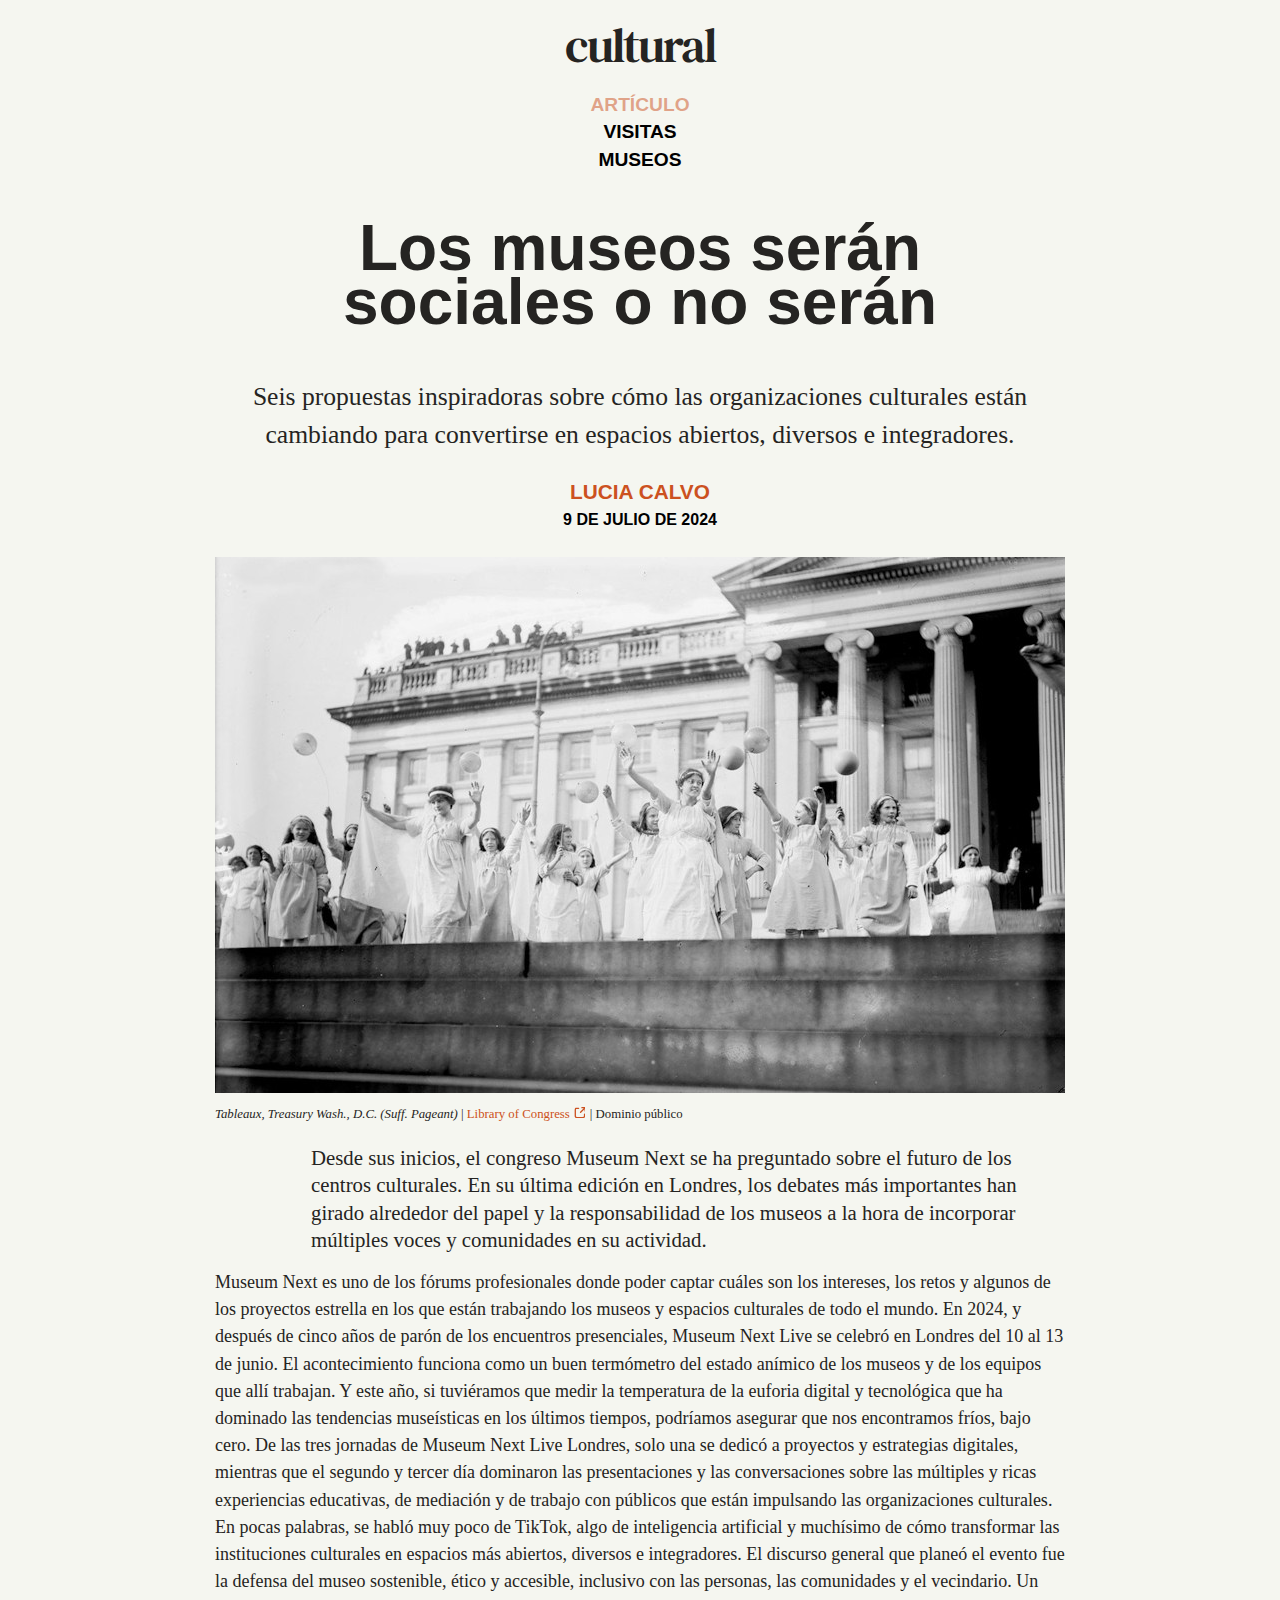
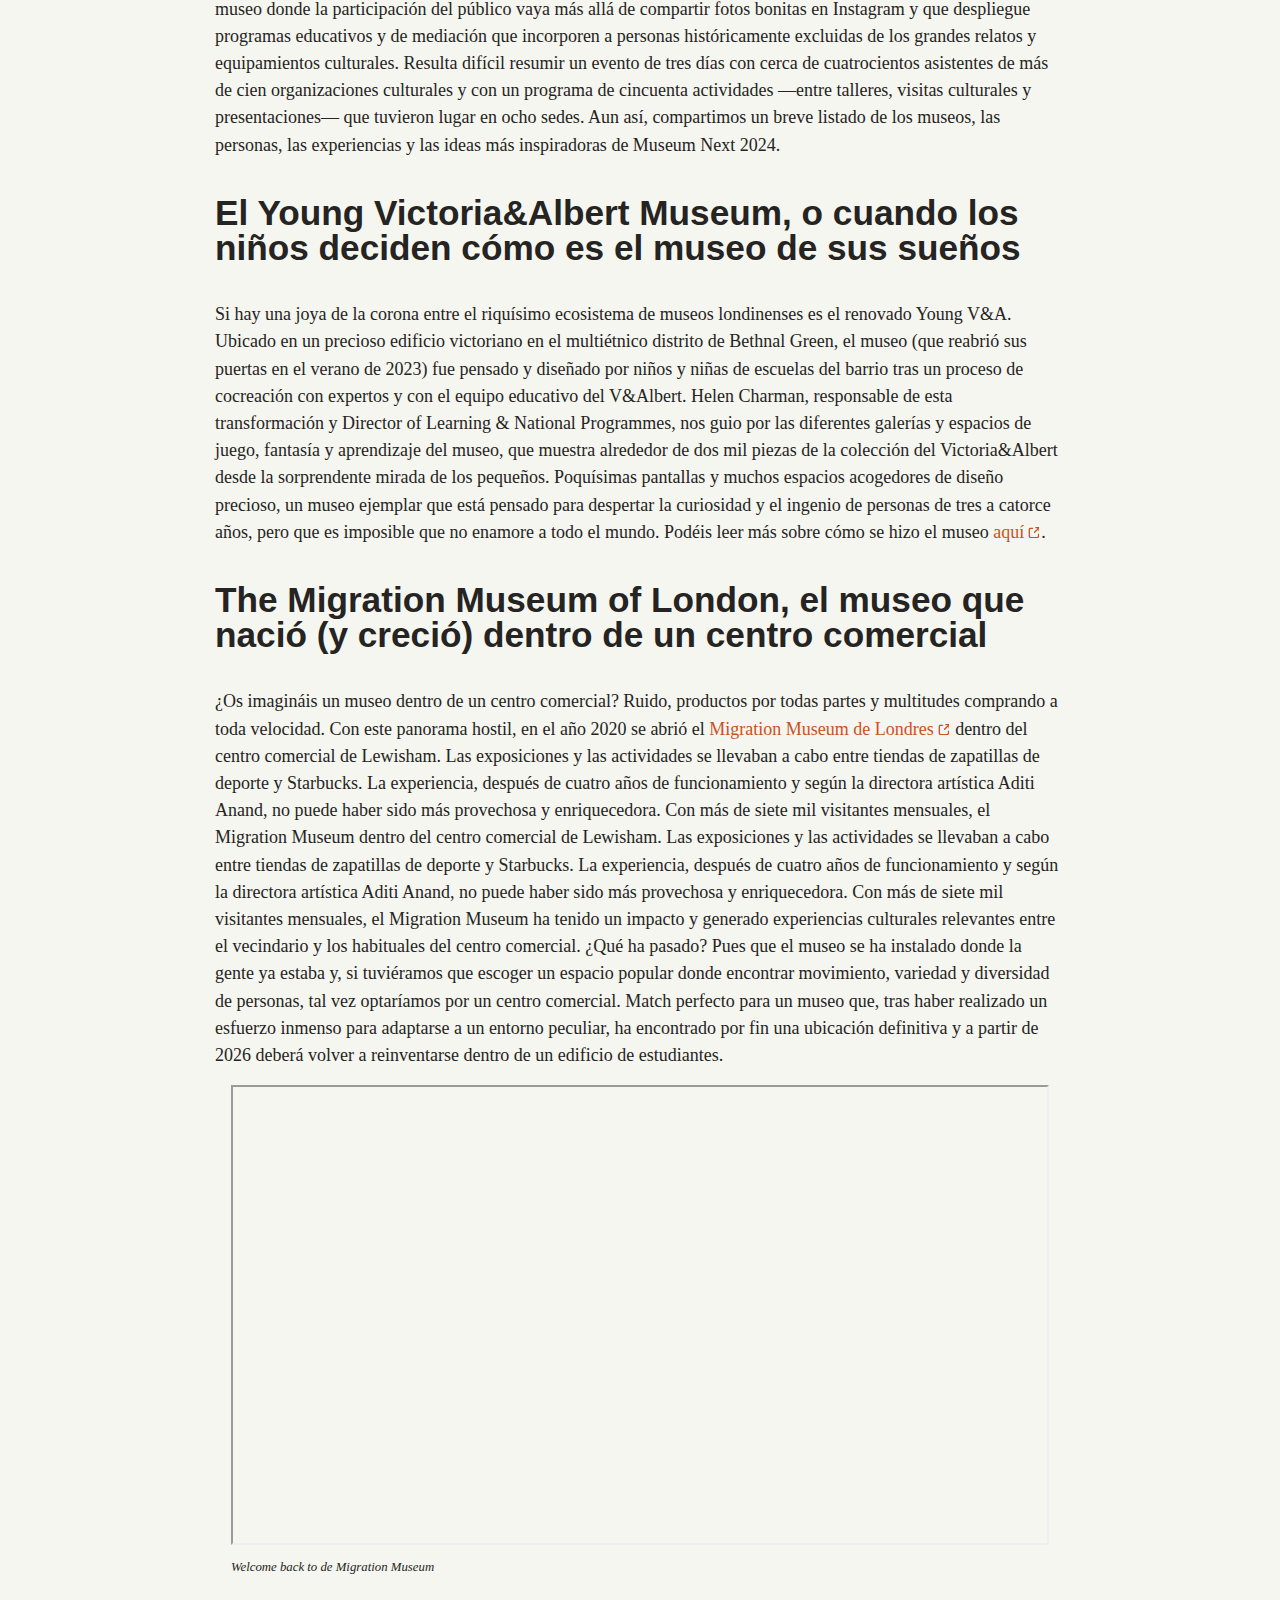
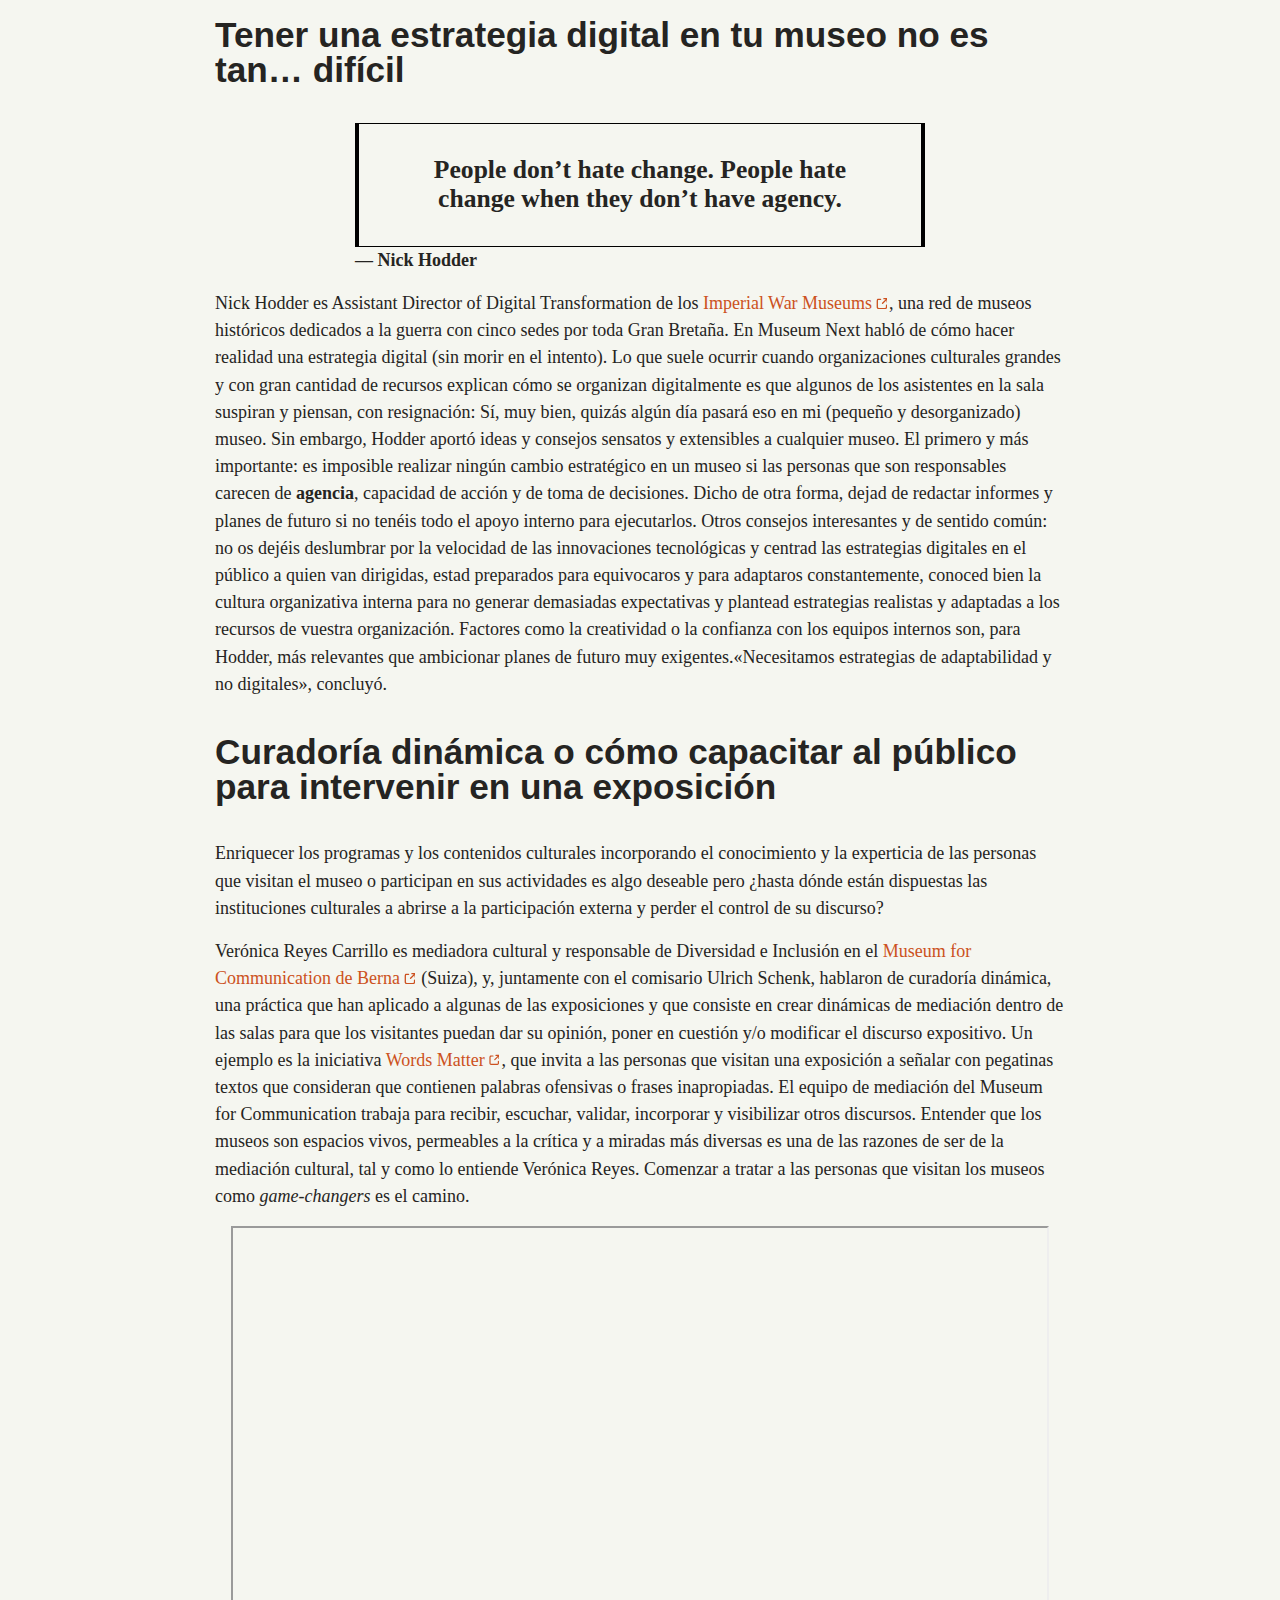
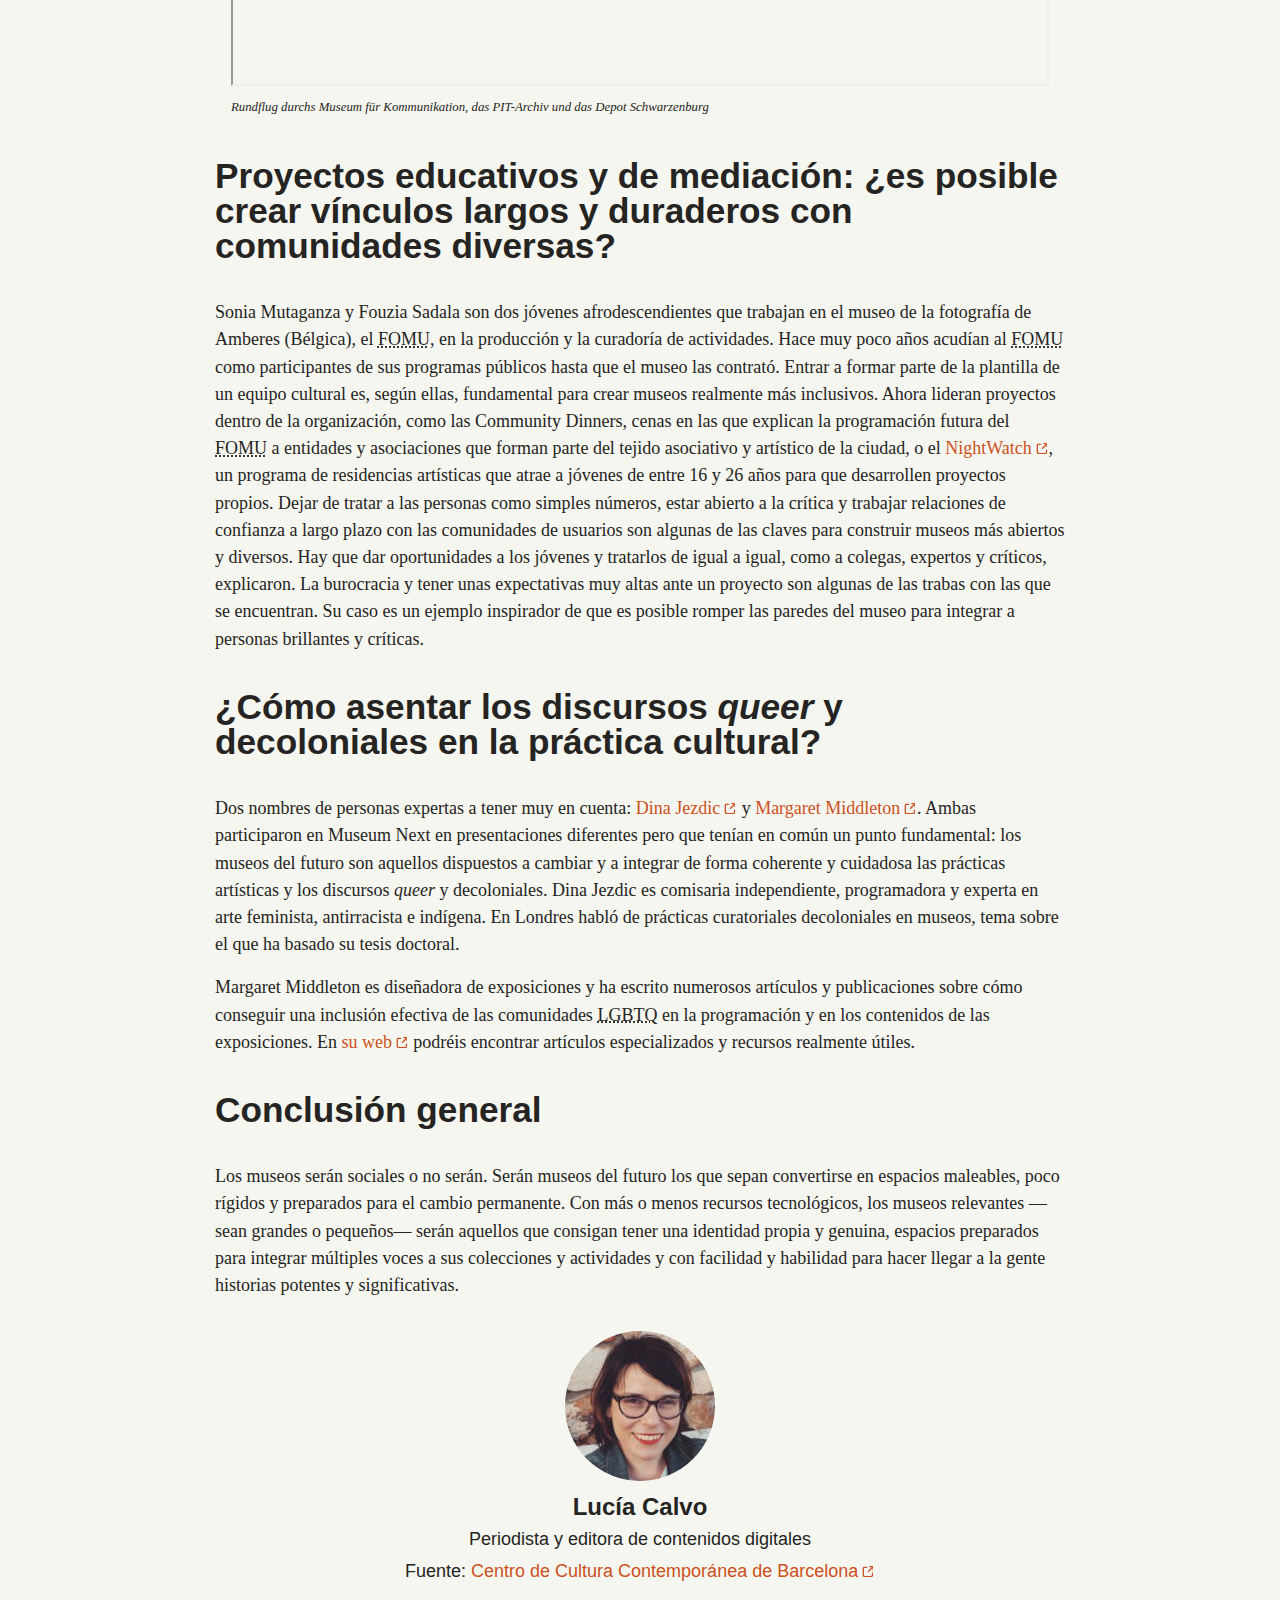
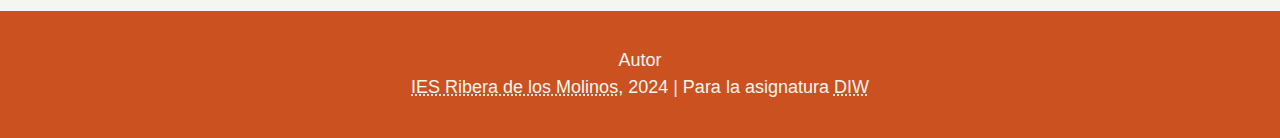
<file: index.html>
<!DOCTYPE html>
<html lang="es">
  <head>
    <meta charset="UTF-8">
    <meta name="viewport" content="width=device-width, initial-scale=1.0">
    <link rel="preconnect" href="https://fonts.googleapis.com">
<link rel="preconnect" href="https://fonts.gstatic.com" crossorigin>
<link href="https://fonts.googleapis.com/css2?family=DM+Serif+Text:ital@0;1&display=swap" rel="stylesheet">
    <link rel="stylesheet" href="css/styles.css">
    <title>Cultural</title>
  </head>
  <body>
    <header>
      <h1 class="dm-serif-text-regular">cultural</h1>
      <nav class="menu">
        <ul class="sans-serif">
          <li><a class="pagina_actual" href="index.html">Artículo</a></li>
          <li><a href="programacion.html">Visitas</a></li>
          <li><a href="museos.html">Museos</a></li>
        </ul>
      </nav>
    </header>
    <main class="container">
      <h2 class="titulo-pagina">Los museos serán sociales o no serán</h2>
      <section id="portada">
        <article>
          <p id="intro">
            Seis propuestas inspiradoras sobre cómo las organizaciones
            culturales están cambiando para convertirse en espacios abiertos,
            diversos e integradores.
          </p>
          <div id="autor-fecha-pagina">
            <p id="autor" class="text--orange">Lucia Calvo</p>
            <p id="fecha">9 de julio de 2024</p>
          </div>
          <figure>
            <picture>
              <img
                src="img/woman-suffrage-parade.jpg"
                alt="Sufragio femenino">
            </picture>
            <figcaption>
              <em>Tableaux, Treasury Wash., D.C. (Suff. Pageant)</em> | 
              <a class="link-icon" href="https://www.loc.gov/item/2014691466/">Library of Congress</a>
              | Dominio público
            </figcaption>
          </figure>
          <p id="descripcion">
            Desde sus inicios, el congreso Museum Next se ha preguntado sobre el
            futuro de los centros culturales. En su última edición en Londres,
            los debates más importantes han girado alrededor del papel y la
            responsabilidad de los museos a la hora de incorporar múltiples
            voces y comunidades en su actividad.
          </p>
          <p>
            Museum Next es uno de los fórums profesionales donde poder captar cuáles son los intereses, los retos y algunos de los proyectos estrella en los que están trabajando los museos y espacios culturales de todo el mundo. En 2024, y después de cinco años de parón de los encuentros presenciales, Museum Next Live se celebró en Londres del 10 al 13 de junio. El acontecimiento funciona como un buen termómetro del estado anímico de los museos y de los equipos que allí trabajan. Y este año, si tuviéramos que medir la temperatura de la euforia digital y tecnológica que ha dominado las tendencias museísticas en los últimos tiempos, podríamos asegurar que nos encontramos fríos, bajo cero. De las tres jornadas de Museum Next Live Londres, solo una se dedicó a proyectos y estrategias digitales, mientras que el segundo y tercer día dominaron las presentaciones y las conversaciones sobre las múltiples y ricas experiencias educativas, de mediación y de trabajo con públicos que están impulsando las organizaciones culturales. En pocas palabras, se habló muy poco de TikTok, algo de inteligencia artificial y muchísimo de cómo transformar las instituciones culturales en espacios más abiertos, diversos e integradores.
El discurso general que planeó el evento fue la defensa del museo sostenible, ético y accesible, inclusivo con las personas, las comunidades y el vecindario. Un museo donde la participación del público vaya más allá de compartir fotos bonitas en Instagram y que despliegue programas educativos y de mediación que incorporen a personas históricamente excluidas de los grandes relatos y equipamientos culturales.
Resulta difícil resumir un evento de tres días con cerca de cuatrocientos asistentes de más de cien organizaciones culturales y con un programa de cincuenta actividades —entre talleres, visitas culturales y presentaciones— que tuvieron lugar en ocho sedes. Aun así, compartimos un breve listado de los museos, las personas, las experiencias y las ideas más inspiradoras de Museum Next 2024.
          </p>
        </article>
      </section>
      <section>

        <article>
          <h2>
            El Young Victoria&Albert Museum, o cuando los niños deciden cómo es
            el museo de sus sueños
          </h2>
          <p>
            Si hay una joya de la corona entre el riquísimo ecosistema de museos
            londinenses es el renovado Young V&A. Ubicado en un precioso
            edificio victoriano en el multiétnico distrito de Bethnal Green, el
            museo (que reabrió sus puertas en el verano de 2023) fue pensado y
            diseñado por niños y niñas de escuelas del barrio tras un proceso de
            cocreación con expertos y con el equipo educativo del V&Albert.
            Helen Charman, responsable de esta transformación y Director of
            Learning & National Programmes, nos guio por las diferentes galerías
            y espacios de juego, fantasía y aprendizaje del museo, que muestra
            alrededor de dos mil piezas de la colección del Victoria&Albert
            desde la sorprendente mirada de los pequeños. Poquísimas pantallas y
            muchos espacios acogedores de diseño precioso, un museo ejemplar que
            está pensado para despertar la curiosidad y el ingenio de personas
            de tres a catorce años, pero que es imposible que no enamore a todo
            el mundo. Podéis leer más sobre cómo se hizo el museo <a class="link-icon" href="https://www.vam.ac.uk/blog/museum-life/introducing-young-va-a-powerhouse-of-creativity-for-generation-alpha">aquí</a>.
          </p>
        </article>

        <article>
          <h2>
            The Migration Museum of London, el museo que nació (y creció) dentro
            de un centro comercial
          </h2>
          <p>
            ¿Os imagináis un museo dentro de un centro comercial? Ruido,
            productos por todas partes y multitudes comprando a toda velocidad.
            Con este panorama hostil, en el año 2020 se abrió el <a class="link-icon" href="https://www.migrationmuseum.org/">Migration
            Museum de Londres</a> dentro del centro comercial de Lewisham. Las
            exposiciones y las actividades se llevaban a cabo entre tiendas de
            zapatillas de deporte y Starbucks. La experiencia, después de cuatro
            años de funcionamiento y según la directora artística Aditi Anand,
            no puede haber sido más provechosa y enriquecedora. Con más de siete
            mil visitantes mensuales, el Migration Museum dentro del centro
            comercial de Lewisham. Las exposiciones y las actividades se
            llevaban a cabo entre tiendas de zapatillas de deporte y Starbucks.
            La experiencia, después de cuatro años de funcionamiento y según la
            directora artística Aditi Anand, no puede haber sido más provechosa
            y enriquecedora. Con más de siete mil visitantes mensuales, el
            Migration Museum ha tenido un impacto y generado experiencias
            culturales relevantes entre el vecindario y los habituales del
            centro comercial. ¿Qué ha pasado? Pues que el museo se ha instalado
            donde la gente ya estaba y, si tuviéramos que escoger un espacio
            popular donde encontrar movimiento, variedad y diversidad de
            personas, tal vez optaríamos por un centro comercial. Match perfecto
            para un museo que, tras haber realizado un esfuerzo inmenso para
            adaptarse a un entorno peculiar, ha encontrado por fin una ubicación
            definitiva y a partir de 2026 deberá volver a reinventarse dentro de
            un edificio de estudiantes.
          </p>
          <figure>
            <iframe
              src="https://www.youtube.com/embed/-MtYn0igDNo?si=dcRAfi5H2dVze0D8"
              title="YouTube video player"
              
              allow="accelerometer; autoplay; clipboard-write; encrypted-media; gyroscope; picture-in-picture; web-share"
              referrerpolicy="strict-origin-when-cross-origin"
              allowfullscreen
            ></iframe>
            <figcaption><em>Welcome back to de Migration Museum</em></figcaption>
          </figure>
        </article>

        <article>
          <h2>Tener una estrategia digital en tu museo no es tan… difícil</h2>

          <div id="recuadro">
          <p id="recuadro-contenido">
            People don’t hate change. People hate change when they don’t have
            agency.</p><p id="recuadro-autor"> — Nick Hodder
          </p>
        </div>
          <p>
            Nick Hodder es Assistant Director of Digital Transformation de los
            <a class="link-icon" href="https://www.iwm.org.uk/"> Imperial War Museums</a>, una red de museos históricos dedicados a la
            guerra con cinco sedes por toda Gran Bretaña. En Museum Next habló
            de cómo hacer realidad una estrategia digital (sin morir en el
            intento). Lo que suele ocurrir cuando organizaciones culturales
            grandes y con gran cantidad de recursos explican cómo se organizan
            digitalmente es que algunos de los asistentes en la sala suspiran y
            piensan, con resignación: Sí, muy bien, quizás algún día pasará eso
            en mi (pequeño y desorganizado) museo. Sin embargo, Hodder aportó
            ideas y consejos sensatos y extensibles a cualquier museo. El
            primero y más importante: es imposible realizar ningún cambio
            estratégico en un museo si las personas que son responsables carecen
            de <strong> agencia</strong>, capacidad de acción y de toma de decisiones. Dicho de
            otra forma, dejad de redactar informes y planes de futuro si no
            tenéis todo el apoyo interno para ejecutarlos. Otros consejos
            interesantes y de sentido común: no os dejéis deslumbrar por la
            velocidad de las innovaciones tecnológicas y centrad las estrategias
            digitales en el público a quien van dirigidas, estad preparados para
            equivocaros y para adaptaros constantemente, conoced bien la cultura
            organizativa interna para no generar demasiadas expectativas y
            plantead estrategias realistas y adaptadas a los recursos de vuestra
            organización. Factores como la creatividad o la confianza con los
            equipos internos son, para Hodder, más relevantes que ambicionar
            planes de futuro muy exigentes.<span  class="blockquote">Necesitamos estrategias de
            adaptabilidad y no digitales</span>, concluyó.
          </p>
        </article>

        <article>
          <h2>
            Curadoría dinámica o cómo capacitar al público para intervenir en
            una exposición
          </h2>
          <p>
            Enriquecer los programas y los contenidos culturales incorporando el
            conocimiento y la experticia de las personas que visitan el museo o
            participan en sus actividades es algo deseable pero ¿hasta dónde
            están dispuestas las instituciones culturales a abrirse a la
            participación externa y perder el control de su discurso? </p><p>Verónica
            Reyes Carrillo es mediadora cultural y responsable de Diversidad e
            Inclusión en el <a class="link-icon" href="https://www.mfk.ch/en/">Museum for Communication de Berna</a> (Suiza), y,
            juntamente con el comisario Ulrich Schenk, hablaron de curadoría
            dinámica, una práctica que han aplicado a algunas de las
            exposiciones y que consiste en crear dinámicas de mediación dentro
            de las salas para que los visitantes puedan dar su opinión, poner en
            cuestión y/o modificar el discurso expositivo. Un ejemplo es la
            iniciativa <a class="link-icon" href="https://www.mfk.ch/en/exchange/contribute/wm">Words Matter</a>, que invita a las personas que visitan una
            exposición a señalar con pegatinas textos que consideran que
            contienen palabras ofensivas o frases inapropiadas. El equipo de
            mediación del Museum for Communication trabaja para recibir,
            escuchar, validar, incorporar y visibilizar otros discursos.
            Entender que los museos son espacios vivos, permeables a la crítica
            y a miradas más diversas es una de las razones de ser de la
            mediación cultural, tal y como lo entiende Verónica Reyes. Comenzar
            a tratar a las personas que visitan los museos como <em> game-changers </em>es
            el camino.
          </p>
          <figure>
            <iframe
              src="https://www.youtube.com/embed/cXrJ5I3a1LU?si=izj-4Dh1Sr74LdkB"
              title="YouTube video player"
              
              allow="accelerometer; autoplay; clipboard-write; encrypted-media; gyroscope; picture-in-picture; web-share"
              referrerpolicy="strict-origin-when-cross-origin"
              allowfullscreen
            ></iframe>
            <figcaption><em>Rundflug durchs Museum für Kommunikation, das PIT-Archiv und das Depot Schwarzenburg</em></figcaption>
          </figure>
        </article>

        <article>
          <h2>
            Proyectos educativos y de mediación: ¿es posible crear vínculos
            largos y duraderos con comunidades diversas?
          </h2>
          <p>
            Sonia Mutaganza y Fouzia Sadala son dos jóvenes afrodescendientes
            que trabajan en el museo de la fotografía de Amberes (Bélgica), el
            <span class="subrayado">FOMU</span>, en la producción y la curadoría de actividades. Hace muy poco
            años acudían al <span class="subrayado">FOMU</span> como participantes de sus programas públicos
            hasta que el museo las contrató. Entrar a formar parte de la
            plantilla de un equipo cultural es, según ellas, fundamental para
            crear museos realmente más inclusivos. Ahora lideran proyectos
            dentro de la organización, como las Community Dinners, cenas en las
            que explican la programación futura del <span class="subrayado">FOMU</span> a entidades y
            asociaciones que forman parte del tejido asociativo y artístico de
            la ciudad, o el <a class="link-icon" href="https://www.instagram.com/nightwatch_fomu/">NightWatch</a>, un programa de residencias artísticas
            que atrae a jóvenes de entre 16 y 26 años para que desarrollen
            proyectos propios. Dejar de tratar a las personas como simples
            números, estar abierto a la crítica y trabajar relaciones de
            confianza a largo plazo con las comunidades de usuarios son algunas
            de las claves para construir museos más abiertos y diversos. Hay que
            dar oportunidades a los jóvenes y tratarlos de igual a igual, como a
            colegas, expertos y críticos, explicaron. La burocracia y tener unas
            expectativas muy altas ante un proyecto son algunas de las trabas
            con las que se encuentran. Su caso es un ejemplo inspirador de que
            es posible romper las paredes del museo para integrar a personas
            brillantes y críticas.
          </p>
        </article>

        <article>
          <h2>
            ¿Cómo asentar los discursos <em>queer</em> y decoloniales en la práctica
            cultural?
          </h2>
          <p>
            Dos nombres de personas expertas a tener muy en cuenta: <a class="link-icon" href="https://www.museumnext.com/speakers/dina-jezdic/"> Dina Jezdic</a>
            y <a class="link-icon" href="https://www.museumnext.com/speakers/margaret-middleton/"> Margaret Middleton</a>. Ambas participaron en Museum Next en
            presentaciones diferentes pero que tenían en común un punto
            fundamental: los museos del futuro son aquellos dispuestos a cambiar
            y a integrar de forma coherente y cuidadosa las prácticas artísticas
            y los discursos <em> queer </em>y decoloniales. Dina Jezdic es comisaria
            independiente, programadora y experta en arte feminista,
            antirracista e indígena. En Londres habló de prácticas curatoriales
            decoloniales en museos, tema sobre el que ha basado su tesis
            doctoral.</p><p> Margaret Middleton es diseñadora de exposiciones y ha
            escrito numerosos artículos y publicaciones sobre cómo conseguir una
            inclusión efectiva de las comunidades <span class="subrayado">LGBTQ</span> en la programación y en
            los contenidos de las exposiciones. En <a class="link-icon" href="https://www.margaretmiddleton.com/writing"> su web</a> podréis encontrar
            artículos especializados y recursos realmente útiles.
          </p>
        </article>

        <article>
          <h2>Conclusión general</h2>
          <p>
            Los museos serán sociales o no serán. Serán museos del futuro los
            que sepan convertirse en espacios maleables, poco rígidos y
            preparados para el cambio permanente. Con más o menos recursos
            tecnológicos, los museos relevantes <span class="cita">sean grandes o pequeños</span> serán
            aquellos que consigan tener una identidad propia y genuina, espacios
            preparados para integrar múltiples voces a sus colecciones y
            actividades y con facilidad y habilidad para hacer llegar a la gente
            historias potentes y significativas.
          </p>
        </article>
      </section>
      <section id="autoria">
        <article>
          <img src="img/lucia-calvo.jpg" alt="Lucía Calvo">
          <p>Lucía Calvo</p>
          <p>Periodista y editora de contenidos digitales</p>
       <p>Fuente: <a class="link-icon" href="https://lab.cccb.org/es/los-museos-seran-sociales-o-no-seran/">Centro de Cultura Contemporánea de Barcelona</a> </p>
        </article>
      </section>
    </main>
    <footer>
      <p>Autor</p>
      <p><span class="subrayado">IES Ribera de los Molinos</span>, 2024 | Para la asignatura <span class="subrayado">DIW</span></p>
    </footer>
  </body>
</html>
</file>
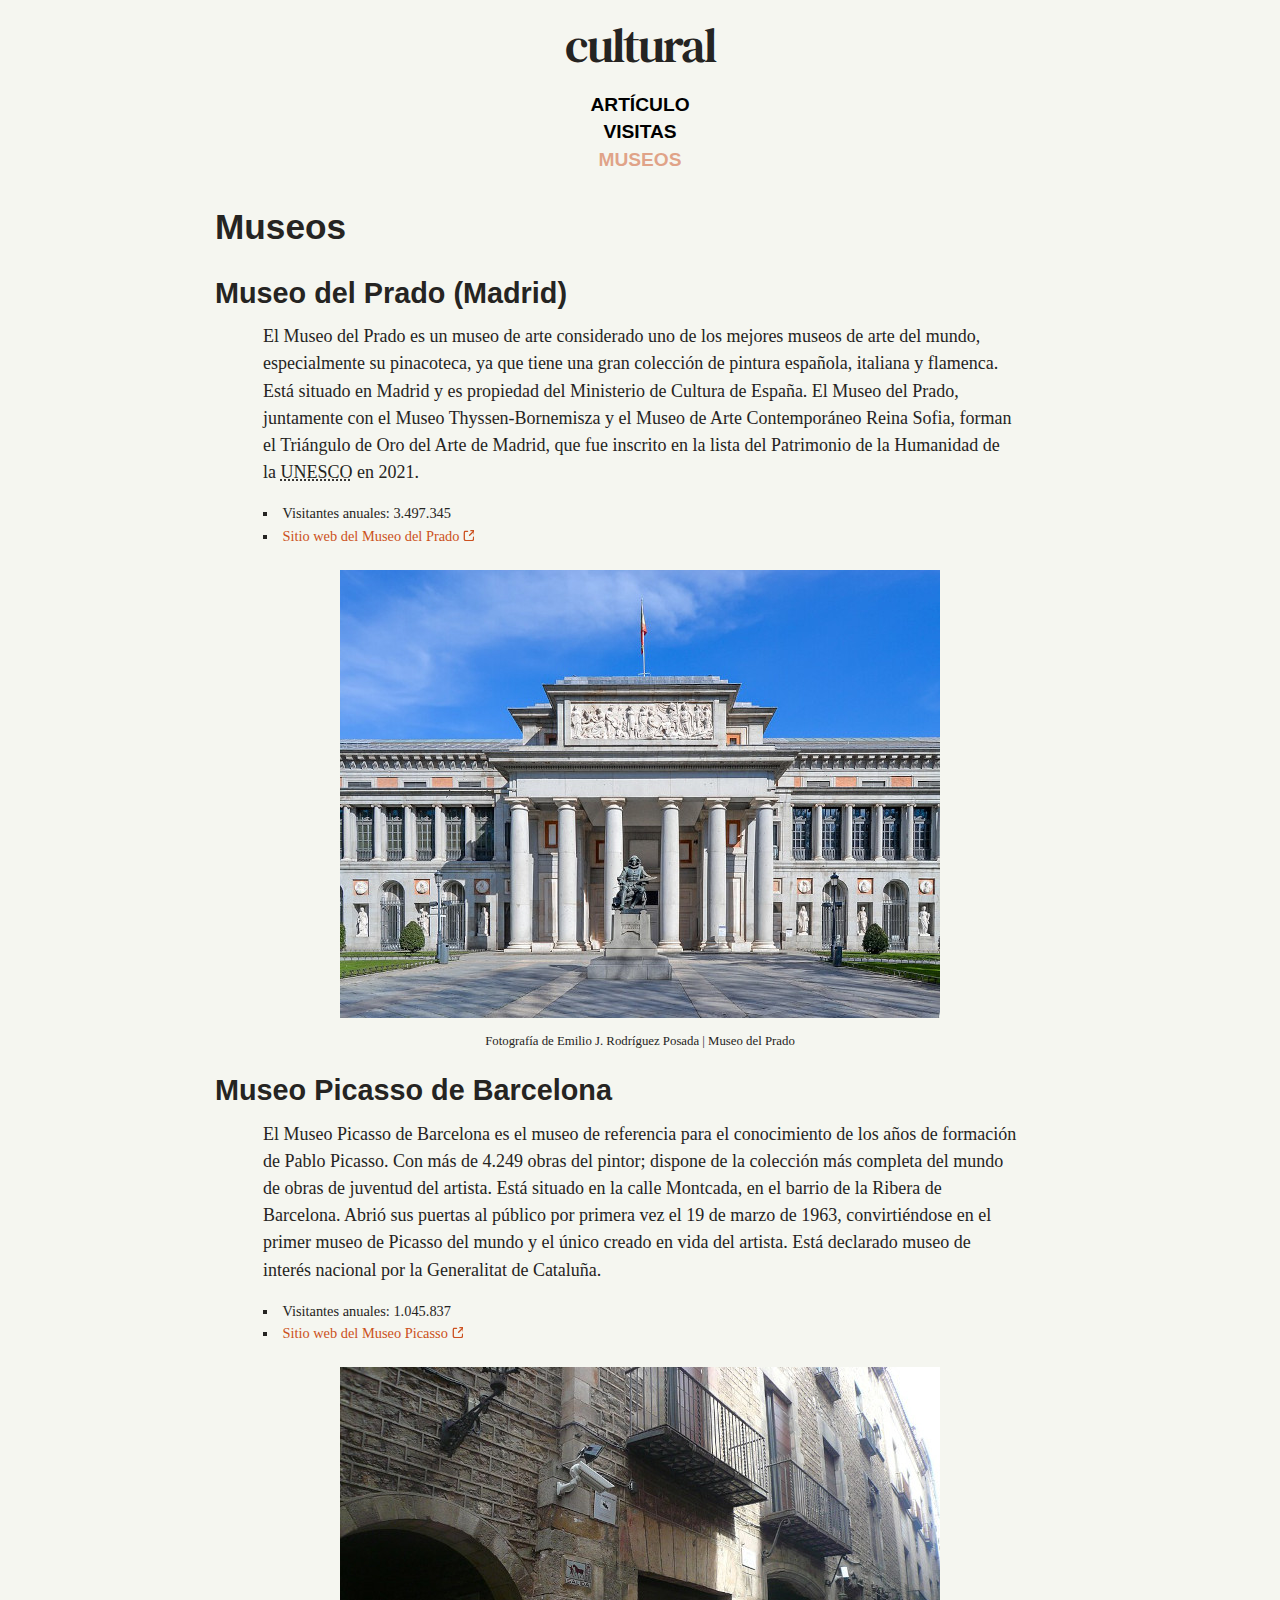
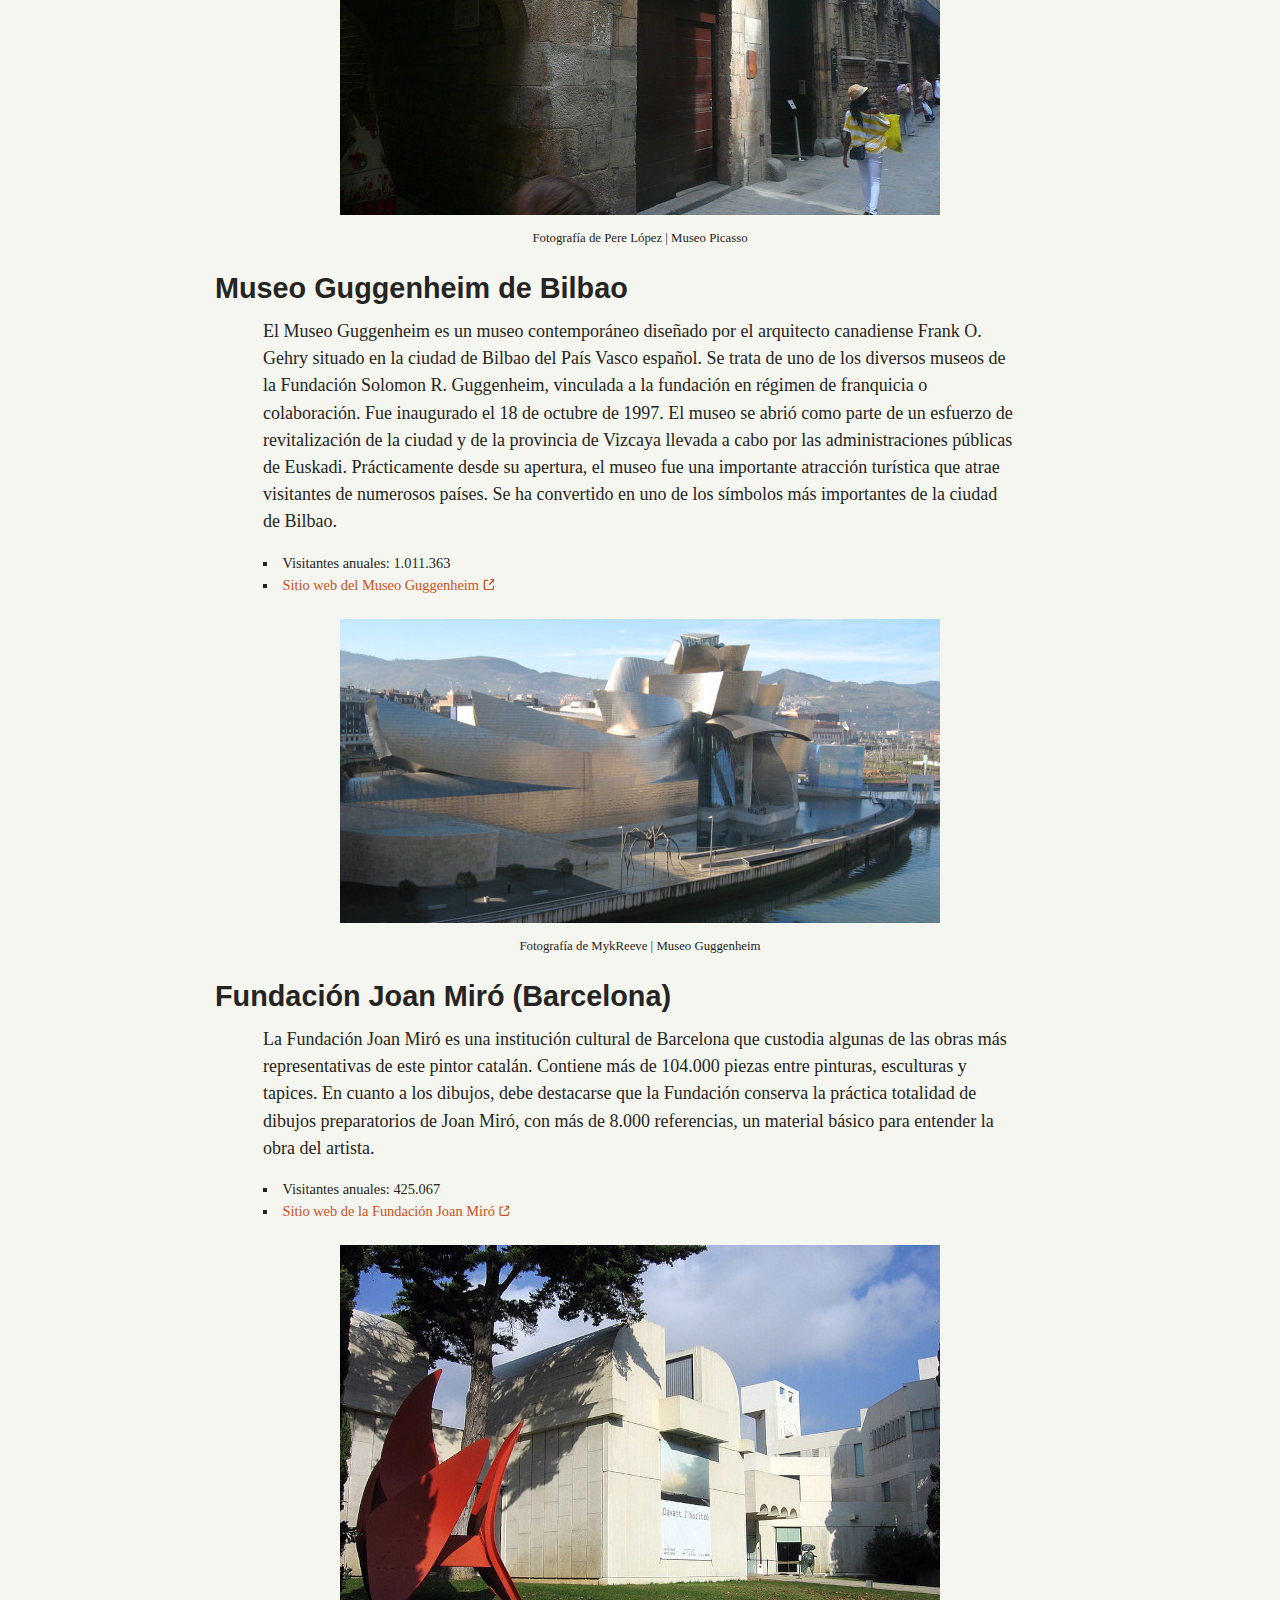
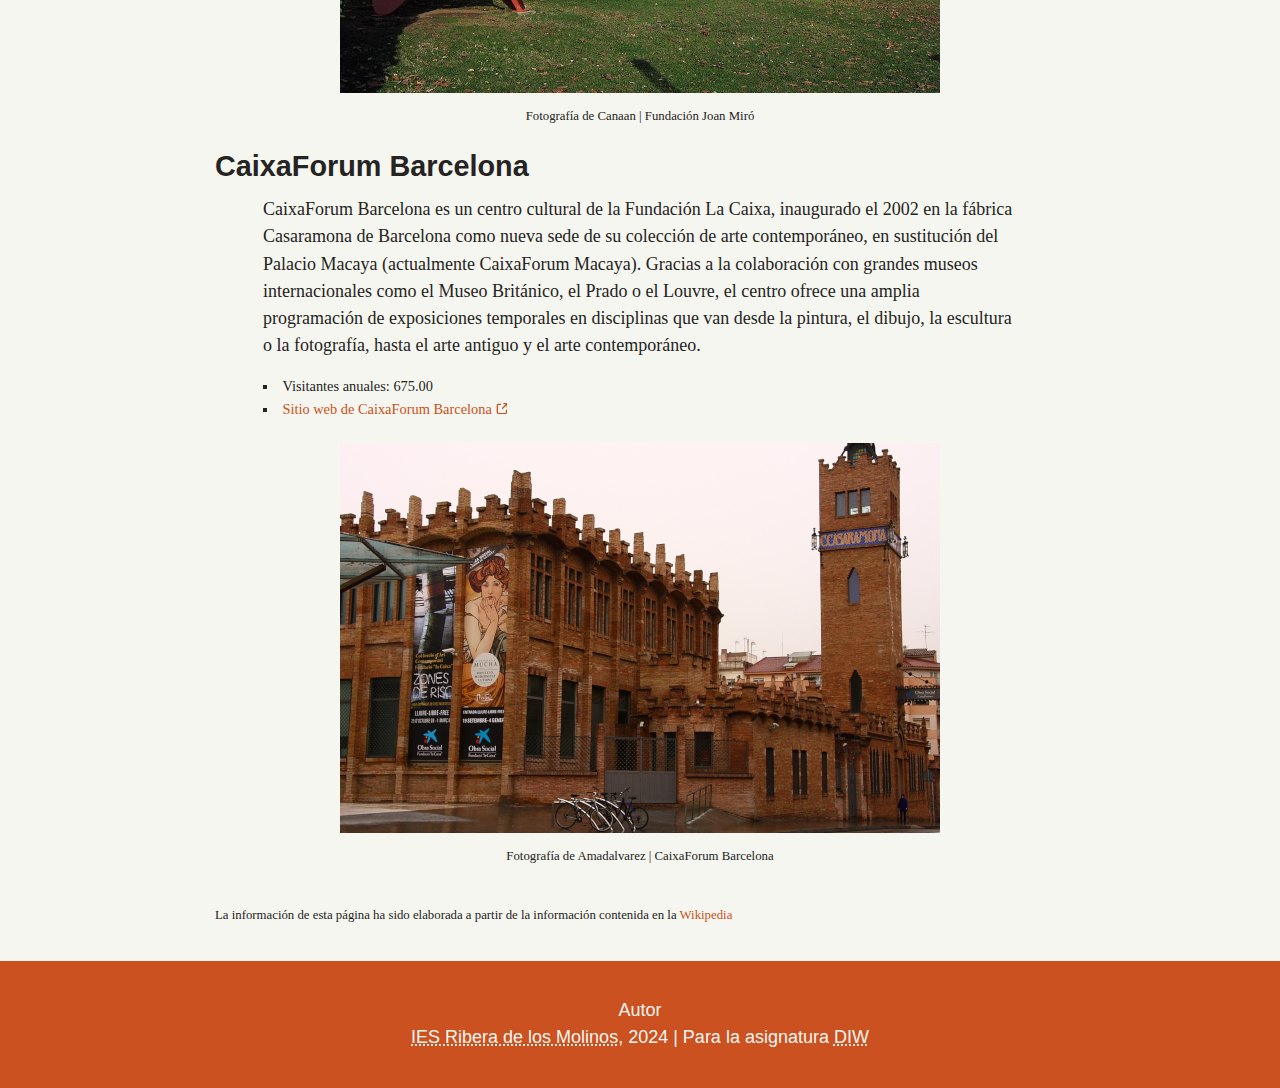
<file: museos.html>
<!DOCTYPE html>
<html lang="es">
  <head>
    <meta charset="UTF-8">
    <meta name="viewport" content="width=device-width, initial-scale=1.0">
    <link rel="preconnect" href="https://fonts.googleapis.com">
<link rel="preconnect" href="https://fonts.gstatic.com" crossorigin>
<link href="https://fonts.googleapis.com/css2?family=DM+Serif+Text:ital@0;1&display=swap" rel="stylesheet">
    <link rel="stylesheet" href="css/styles.css">
    <title>Cultural</title>
  </head>
  <body>
    <header>
      <h1 class="dm-serif-text-regular">cultural</h1>
        <nav class="menu">
            <ul class="sans-serif">
                <li><a href="index.html">Artículo</a></li>
                <li><a href="programacion.html">Visitas</a></li>
                <li><a class="pagina_actual" href="museos.html">Museos</a></li>
            </ul>
        </nav>
    </header>
    <main class="container">
        <section id="titulo">        <h1 class="titulo-pagina">Museos</h1>
        </section>

        <section id="principal-museos">

            <dl class="museo" id="museo-prado">
                <dt>Museo del Prado (Madrid)</dt>
                <dd>
                <p>El Museo del Prado es un museo de arte considerado uno de los mejores museos de arte del mundo,
                    especialmente su pinacoteca, ya que tiene una gran colección de pintura española, italiana y
                    flamenca. Está situado en Madrid y es propiedad del Ministerio de Cultura de España. El Museo del
                    Prado, juntamente con el Museo Thyssen-Bornemisza y el Museo de Arte Contemporáneo Reina Sofia,
                    forman el Triángulo de Oro del Arte de Madrid, que fue inscrito en la lista del Patrimonio de la
                    Humanidad de la <span class="subrayado">
                        UNESCO</span> en 2021.</p>
                
                <ul>
                    <li>
                        Visitantes anuales: 3.497.345
                    </li>
                    <li><a class="link-icon" href="https://www.museodelprado.es/">Sitio web del Museo del Prado</a></li>
                </ul>
                <figure>
                    <picture>
                        <img src="img/museo-prado.jpg" alt="Museo del prado" />
                    </picture>
                    <figcaption>
                        Fotografía de Emilio J. Rodríguez Posada | Museo del Prado
                    </figcaption>
                </figure>
                </dd>
            </dl>
            <dl class="museo" id="museo-picasso">
                <dt>Museo Picasso de Barcelona</dt>
                <dd>
                <p>El Museo Picasso de Barcelona es el museo de referencia para el conocimiento de los años de formación
                    de Pablo Picasso. Con más de 4.249 obras del pintor; dispone de la colección más completa del mundo
                    de obras de juventud del artista. Está situado en la calle Montcada, en el barrio de la Ribera de
                    Barcelona. Abrió sus puertas al público por primera vez el 19 de marzo de 1963, convirtiéndose en el
                    primer museo de Picasso del mundo y el único creado en vida del artista. Está declarado museo de
                    interés nacional por la Generalitat de Cataluña.</p>
                <ul>
                    <li>
                        Visitantes anuales: 1.045.837
                    </li>
                    <li><a class="link-icon" href="https://museupicassobcn.cat/es">Sitio web del Museo Picasso</a></li>
                </ul>
                <figure>
                    <picture>
                        <img src="img/museu-picasso.jpg" alt="Museo Picasso" />
                    </picture>
                    <figcaption>
                        Fotografía de Pere López | Museo Picasso
                    </figcaption>
                </figure>
            </dd>
        </dl>
            <dl class="museo" id="museo-guggenheim">
                <dt>Museo Guggenheim de Bilbao</dt>
                <dd>
                <p>El Museo Guggenheim es un museo contemporáneo diseñado por el arquitecto canadiense Frank O. Gehry
                    situado en la ciudad de Bilbao del País Vasco español. Se trata de uno de los diversos museos de la
                    Fundación Solomon R. Guggenheim, vinculada a la fundación en régimen de franquicia o colaboración.
                    Fue inaugurado el 18 de octubre de 1997. El museo se abrió como parte de un esfuerzo de
                    revitalización de la ciudad y de la provincia de Vizcaya llevada a cabo por las administraciones
                    públicas de Euskadi. Prácticamente desde su apertura, el museo fue una importante atracción
                    turística que atrae visitantes de numerosos países. Se ha convertido en uno de los símbolos más
                    importantes de la ciudad de Bilbao.</p>
                <ul>
                    <li>
                        Visitantes anuales: 1.011.363
                    </li>
                    <li><a class="link-icon" href="https://www.guggenheim-bilbao.eus/">Sitio web del Museo
                            Guggenheim</a></li>
                </ul>
                <figure>
                    <picture>
                        <img src="img/museu-guggenheim.jpg" alt="Museo Picasso" />
                    </picture>
                    <figcaption>
                        Fotografía de MykReeve | Museo Guggenheim
                    </figcaption>
                </figure>
            </dd>
        </dl>
            <dl class="museo" id="museo-joanmiro">
            
                <dt>Fundación Joan Miró (Barcelona)</dt>
                <dd>
                <p>La Fundación Joan Miró es una institución cultural de Barcelona que custodia algunas de las obras más
                    representativas de este pintor catalán. Contiene más de 104.000 piezas entre pinturas, esculturas y
                    tapices. En cuanto a los dibujos, debe destacarse que la Fundación conserva la práctica totalidad de
                    dibujos preparatorios de Joan Miró, con más de 8.000 referencias, un material básico para entender
                    la obra del artista.</p>
                <ul>
                    <li>
                        Visitantes anuales: 425.067
                    </li>
                    <li><a class="link-icon" href="https://www.fmirobcn.org/es/">Sitio web de la Fundación Joan Miró</a>
                    </li>
                </ul>
                <figure>
                    <picture>
                        <img src="img/fundacio-miro.jpg" alt="Museo Picasso" />
                    </picture>
                    <figcaption>
                        Fotografía de Canaan | Fundación Joan Miró
                    </figcaption>
                </figure>
                </dd>
            </dl>
            <dl class="museo" id="museo-caixaforumbarcelona">
                <dt>CaixaForum Barcelona</dt>
                <dd>
                <p>CaixaForum Barcelona es un centro cultural de la Fundación La Caixa, inaugurado el 2002 en la fábrica
                    Casaramona de Barcelona como nueva sede de su colección de arte contemporáneo, en sustitución del
                    Palacio Macaya (actualmente CaixaForum Macaya). Gracias a la colaboración con grandes museos
                    internacionales como el Museo Británico, el Prado o el Louvre, el centro ofrece una amplia
                    programación de exposiciones temporales en disciplinas que van desde la pintura, el dibujo, la
                    escultura o la fotografía, hasta el arte antiguo y el arte contemporáneo.</p>
                <ul>
                    <li>
                        Visitantes anuales: 675.00
                    </li>
                    <li><a class="link-icon" href="https://caixaforum.org/es/barcelona/home">Sitio web de CaixaForum
                            Barcelona</a></li>
                </ul>
                <figure>
                    <picture>
                        <img src="img/caixaforum.jpg" alt="Museo Picasso" />
                    </picture>
                    <figcaption>
                        Fotografía de Amadalvarez | CaixaForum Barcelona
                    </figcaption>
                </figure>
            </dd>
        </dl>
        </section>
        <section id="referencias">
            <article>
                <p>La información de esta página ha sido elaborada a partir de la información contenida en la <a
                        href="https://es.wikipedia.org/wiki/Wikipedia:Portada">Wikipedia</a></p>
            </article>
        </section>
    </main>
    <footer>
        <p>Autor</p>
        <p><span class="subrayado">IES Ribera de los Molinos</span>, 2024 | Para la asignatura <span class="subrayado">DIW</span></p>
      </footer>
</body>

</html>
</file>
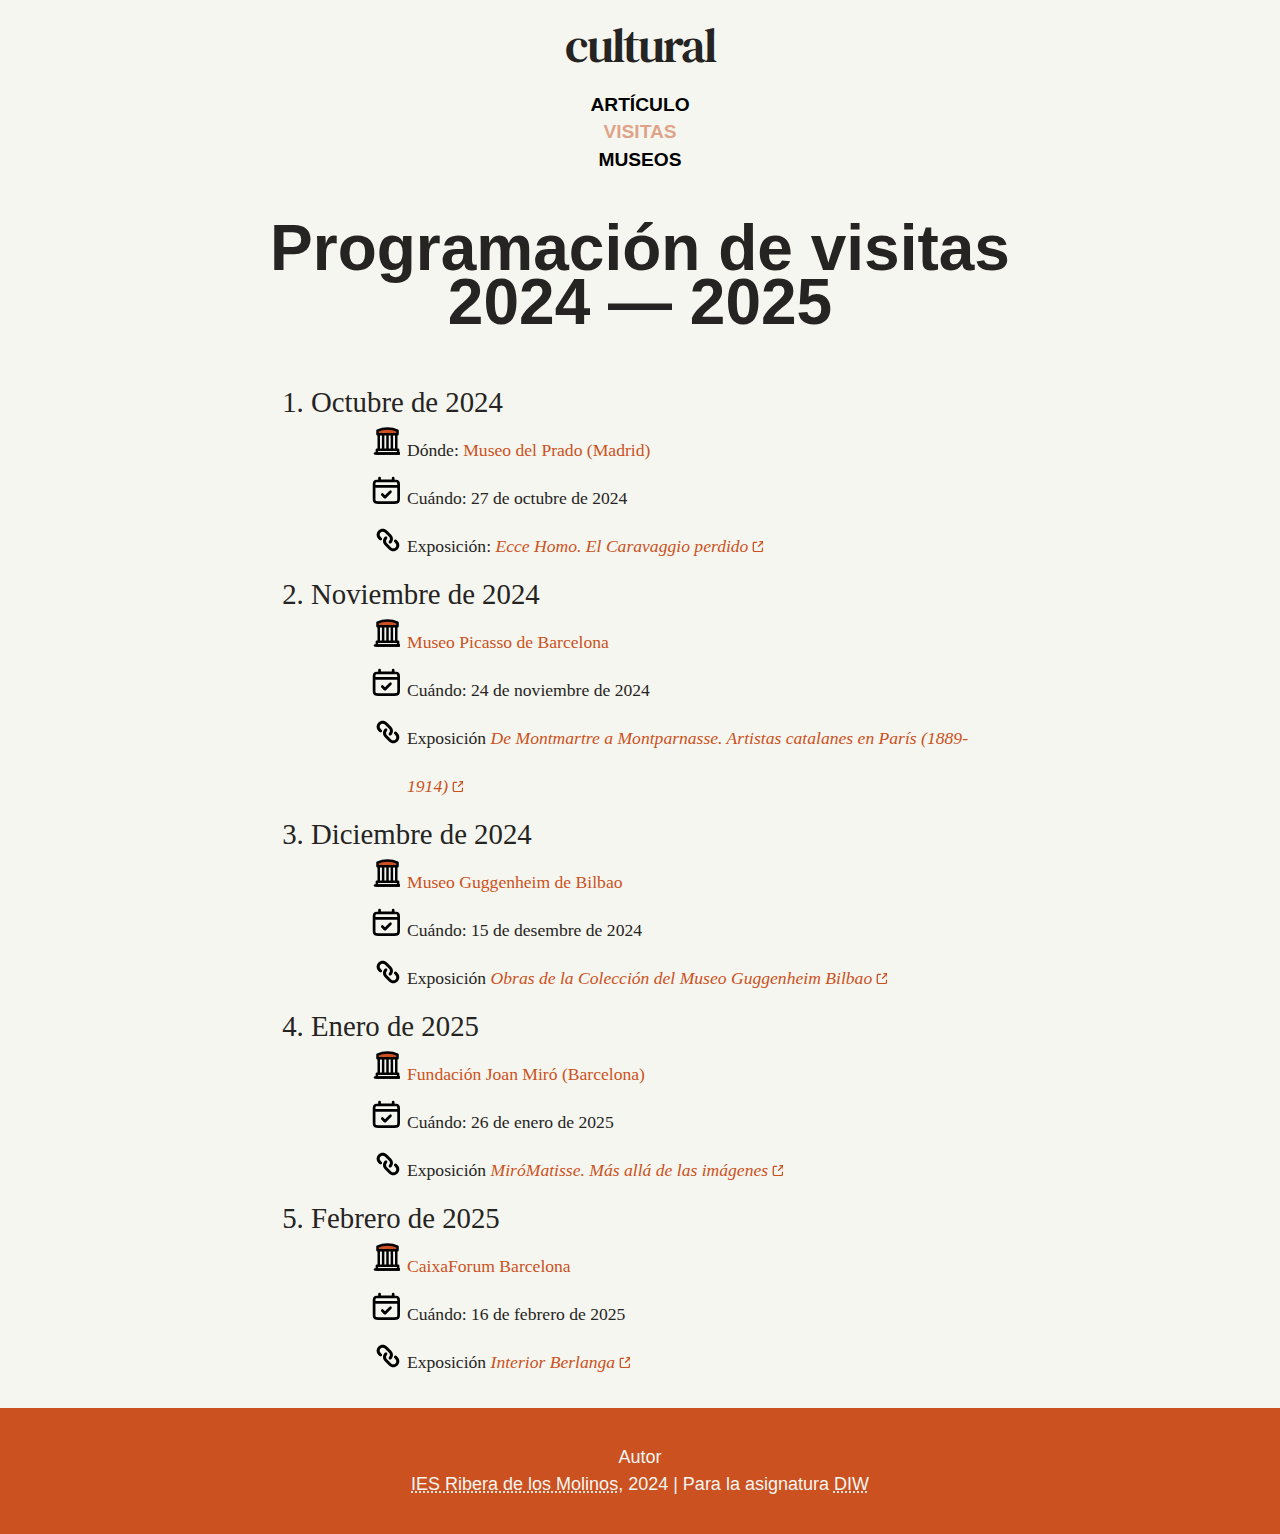
<file: programacion.html>
<!DOCTYPE html>
<html lang="es">
  <head>
    <meta charset="UTF-8">
    <meta name="viewport" content="width=device-width, initial-scale=1.0">
    <link rel="preconnect" href="https://fonts.googleapis.com">
<link rel="preconnect" href="https://fonts.gstatic.com" crossorigin>
<link href="https://fonts.googleapis.com/css2?family=DM+Serif+Text:ital@0;1&display=swap" rel="stylesheet">
    <link rel="stylesheet" href="css/styles.css">
    <title>Cultural</title>
  </head>
  <body>
    <header>
      <h1 class="dm-serif-text-regular">cultural</h1>
    <nav class="menu">
      <ul class="sans-serif">
        <li><a href="index.html">Artículo</a></li>
        <li><a class="pagina_actual" href="programacion.html">Visitas</a></li>
        <li><a href="museos.html">Museos</a></li>
      </ul>
    </nav>
  </header>
  <main class="container">
    <section>
      <article>
        <h2 class="titulo-pagina">Programación de visitas 2024 — 2025</h1>
        <ol class="lista-ordenada">
          <li>
            Octubre de 2024
            <ul class="lista-desordenada">
              <li class="lista-museum">
                Dónde:
                <a href="museos.html#museo-prado">Museo del Prado (Madrid)</a>
              </li>
              <li class="lista-calendar">Cuándo: 27 de octubre de 2024</li>
              <li class="lista-web-link">
                Exposición:<a class="link-icon"
                  href="https://www.museodelprado.es/actualidad/exposicion/ecce-homo-el-caravaggio-perdido/c5334d61-a3b0-d839-75aa-c33cae1e835b">
                  <em>Ecce Homo. El Caravaggio perdido</em></a>
              </li>
            </ul>
          </li>
          <li>
            Noviembre de 2024
            <ul class="lista-desordenada">
              <li class="lista-museum">
                <a href="museos.html#museo-picasso">Museo Picasso de Barcelona</a>
              </li>
              <li class="lista-calendar">Cuándo: 24 de noviembre de 2024</li>
              <li class="lista-web-link">
                Exposición
                <a class="link-icon"
                  href="https://museupicassobcn.cat/es/actualitat/exposicio/de-montmartre-montparnasse-1889-1914-artistes-catalans-paris"><em>De
                  Montmartre a Montparnasse. Artistas catalanes en París
                  (1889-1914)</em></a>
              </li>
            </ul>
          </li>
          <li>
            Diciembre de 2024
            <ul class="lista-desordenada">
              <li class="lista-museum">
                <a href="museos.html#museo-guggenheim">Museo Guggenheim de Bilbao</a>
              </li>
              <li class="lista-calendar">Cuándo: 15 de desembre de 2024</li>
              <li class="lista-web-link">
                Exposición
                <a class="link-icon"
                  href="https://www.guggenheim-bilbao.eus/exposiciones/obras-de-la-coleccion-del-museo-guggenheim-bilbao"><em>Obras
                  de la Colección del Museo Guggenheim Bilbao</em></a>
              </li>
            </ul>
          </li>
          <li>
            Enero de 2025
            <ul class="lista-desordenada">
              <li class="lista-museum">
                <a href="museos.html#museo-joanmiro">Fundación Joan Miró (Barcelona)</a>
              </li>
              <li class="lista-calendar">Cuándo: 26 de enero de 2025</li>
              <li class="lista-web-link">
                Exposición
                <a class="link-icon"
                  href="https://www.fmirobcn.org/es/exposiciones/5807/miromatisse-mas-alla-de-las-imagenes"> <em>MiróMatisse.
                  Más allá de las imágenes</em></a>
              </li>
            </ul>
          </li>
          <li>
            Febrero de 2025
            <ul class="lista-desordenada">
              <li class="lista-museum">
                <a class="link-no-icon" href="museos.html#museo-caixaforumbarcelona">CaixaForum Barcelona</a>
              </li>
              <li class="lista-calendar">Cuándo: 16 de febrero de 2025</li>
              <li class="lista-web-link">
                Exposición
                <a class="link-icon" href="https://caixaforum.org/es/barcelona/p/interior-berlanga"><em>Interior
                  Berlanga</em></a>
              </li>
            </ul>
          </li>
        </ol>
      </article>
    </section>
  </main>
  <footer>
    <p>Autor</p>
    <p><span class="subrayado">IES Ribera de los Molinos</span>, 2024 | Para la asignatura <span class="subrayado">DIW</span></p>
  </footer>
</body>

</html>
</file>
<file: css/styles.css>
/*En primer lugar, hago un reset de las cajas en CSS*/
*,
*::before,
*::after {
    margin: 0;
    padding: 0;
    box-sizing: border-box;
}
/*En segundo lugar, se definen propiedades generales de texto*/
strong {
    font-weight: bold;
}
.subrayado {
    text-decoration: underline;
    text-decoration-style: dotted;
}
em {
    font-style: italic; 
}
.normal-sincursiva{
    font-style: normal;
}

/*He puesto span en lugar de blockquote puesto que metía salto de línea*/
  span.blockquote::before {
    content: "«";
  }
  
  span.blockquote::after {
    content: "»";
  }
  span.cita::before, span.cita::after{
    content: "—";
  }

.text--orange {
    color: rgb(204, 81, 32);
}
/* Se definen algunos componentes, como, por ejemplo, enlaces */
a {
    text-decoration: none;
    color: rgb(204, 81, 32);
}
a:hover{
    text-decoration: underline;
    color: rgba(204, 81, 32,0.5);
}
.link-icon::after, .link-icon:hover::after{
    content: ' ';
    display: inline-block;
    width: 0.8rem; 
    height: 0.8rem;
    margin: 0 2px; 
    background-image: url("../img/external-link.svg"); 
    background-size: contain; 
    background-repeat: no-repeat;
}
.link-icon:hover::after{
    background-image: url("../img/external-link-modif.svg"); 
}
.dm-serif-text-regular {
    font-family: "DM Serif Text", serif;
    font-weight: 400;
    font-style: normal;
    letter-spacing: -2px;
  }

/*Empezamos a maquetar la estructura, de lo más general, a lo particular y de arriba a abajo*/
body{
    margin: 0 auto;
    color: rgb(37,36,34);
    background-color: rgb(245,246,240);
    font-size: 18px;
    line-height: 1.7rem ;
    font-family: Georgia,'Times New Roman', serif;
}
/*La cabecera o sección con el título de la web y los enlaces*/
header {
    text-align: center;
    font-family: Helvetica,Arial, sans-serif;
}
header h1 {
    margin: 2rem auto;
    font-size: 3rem;
    font-family: Georgia, 'Times New Roman', serif;
    font-weight: bold;
}
.menu ul {
    list-style-type: none;
    text-transform: uppercase;
    font-size: 1.2rem;
    font-weight: bold;
}
.menu ul a {
    color:black;
}
.menu ul a.pagina_actual{
    color: rgba(204, 81, 32,0.5);
}
figure {
    margin: 1rem;
}
figcaption {
    font-size: 0.8rem;
}
/*Definimos las generalidades de la parte principal de contenidos, la cual está dividida en tres secciones y cada una en diversos artículos, con un encabezado, cuerpo de texto y algún elemento multimedia*/
.container {
     margin: 16px auto;
     width: 95%;
     max-width: 850px;
}
/* INDEX.HTML - SELECTORES GENERALES*/
main h1 {
    font-size: 2.2rem;
    line-height: 2.2rem ;
    margin:36px 0;
    font-family: Helvetica,Arial, sans-serif;
}
main h2 {
    font-size: 2.2rem;
    line-height: 2.2rem ;
    margin:36px 0;
    font-family: Helvetica,Arial, sans-serif;
}
main iframe{
    width: 100%;
    height: auto;
    aspect-ratio: 16 / 9;
}

main section article p{
margin-top: 1rem;
}
main h2.titulo-pagina {
    text-align: center;
    font-size: 4rem;
    line-height: 3.4rem ;
    margin:3rem
}


/* INDEX.HTML Maquetamos la primera sección "portada"*/

section#portada #intro {
    text-align: center;
    font-size: 1.6rem;
    line-height: 2.4rem;
}

section#portada div {
    margin: 1.5rem 0 ;
    font-family: Helvetica,Arial, sans-serif;
    text-align: center;

}
section#portada p#autor{
    font-size: 1.3rem;
    color: rgb(204, 81, 32);
    font-weight: 900;
    text-transform: uppercase;
    font-family: Helvetica, Arial, sans-serif;
    
}
section#portada div p#fecha{
     font-size: 1rem;
     color:black;
     font-weight: bold ;
     text-transform: uppercase;
     margin-top: 0rem;
}
section#portada figure {
    margin: 1rem 0;
}
section#portada figcaption {
    text-align: left;
}
section#portada p#descripcion{
      text-align: left;
      margin: 1rem 0 0 6rem;
      font-size: 1.3rem;
}
/*Maquetamos el recuadro de texto con un cita*/
main section article #recuadro {
    margin: auto 140px;
}
main section article p#recuadro-contenido {
    border-width: 1px 4px 1px 4px;
    border-style: solid;
    border-color: black;
    padding: 2rem 2.5rem;
    font-size: 1.6rem;
    line-height: 1.8rem;
    font-weight: bold;
    text-align: center;
}
main section article #recuadro-autor {
    margin:0;
    font-weight: bold;
    
}
/* INDEX.HTML - Maquetamos ultima sección*/
section#autoria article{
    margin: 2rem auto;
    text-align: center;
    line-height: 1rem;
    font-family: 'Helvetica','Arial', sans-serif;
}
section#autoria article img {
    border-radius: 150px;
}
section#autoria article p:first-of-type {
    font-weight: bold;
    font-size: 1.5rem;

}


/* PROGRAMACIÓN.HTML - Maquetamos ultima sección*/

.lista-ordenada{
    text-align: left;
    margin: 1.4rem 6rem;
    font-size: 1.8rem;
    line-height: 3rem;
}
.lista-desordenada{
    list-style-type: none;
    margin-left:6rem;
    font-size: 1.1rem;
}
.lista-museum {
    list-style-image:url("../img/icon-museum.svg");
}
.lista-calendar{
    list-style-image:url("../img/icon-calendar.svg");
}
.lista-web-link{
    list-style-image:url("../img/icon-web-link.svg");
}


/* museos.HTML */
/* museos.html - Maquetamos los artículos*/
#principal-museos,#referencias{
    margin: 2rem auto
}


dl.museo dt {
    font-size: 1.8rem;
    margin: 1rem auto;
    font-family: Helvetica,Arial,sans-serif;
    font-weight: 600;
}

dl.museo p{
    margin: 1rem 3rem;
}
dl.museo ul {
    margin-left: 3rem;
    list-style-position: inside;
    font-size: 0.9rem;
    list-style-type: square;
    line-height: 1.4rem;
}
dl.museo figure{
    text-align: center;
    font-size: 0.8rem;
    margin: 1.4rem auto
}

#referencias p{
    font-size: 0.8rem;
}

footer{
   font-family: Helvetica,Arial, sans-serif;
   text-align: center;
   padding: 2em;
   width: 100%;
   background-color: rgb(204, 81, 32);
   color: rgb(245,246,240);
}
</file>
